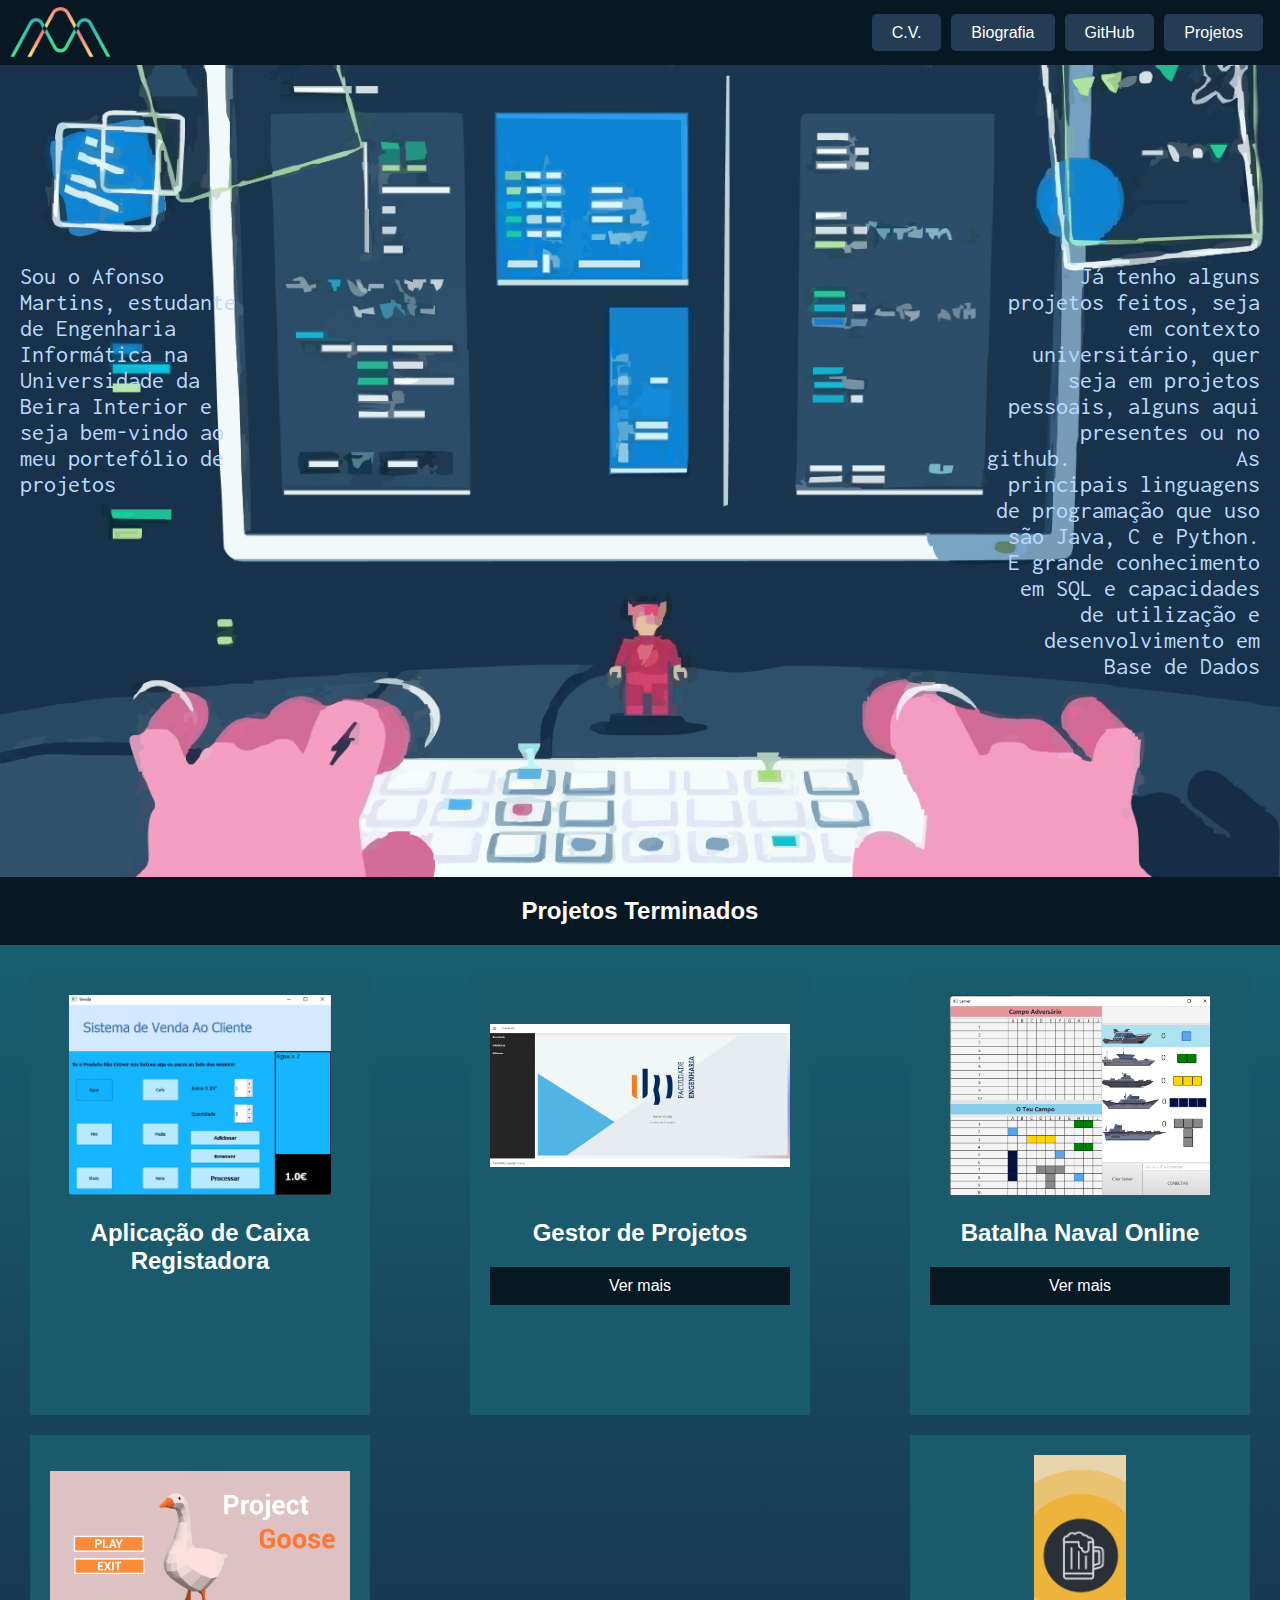
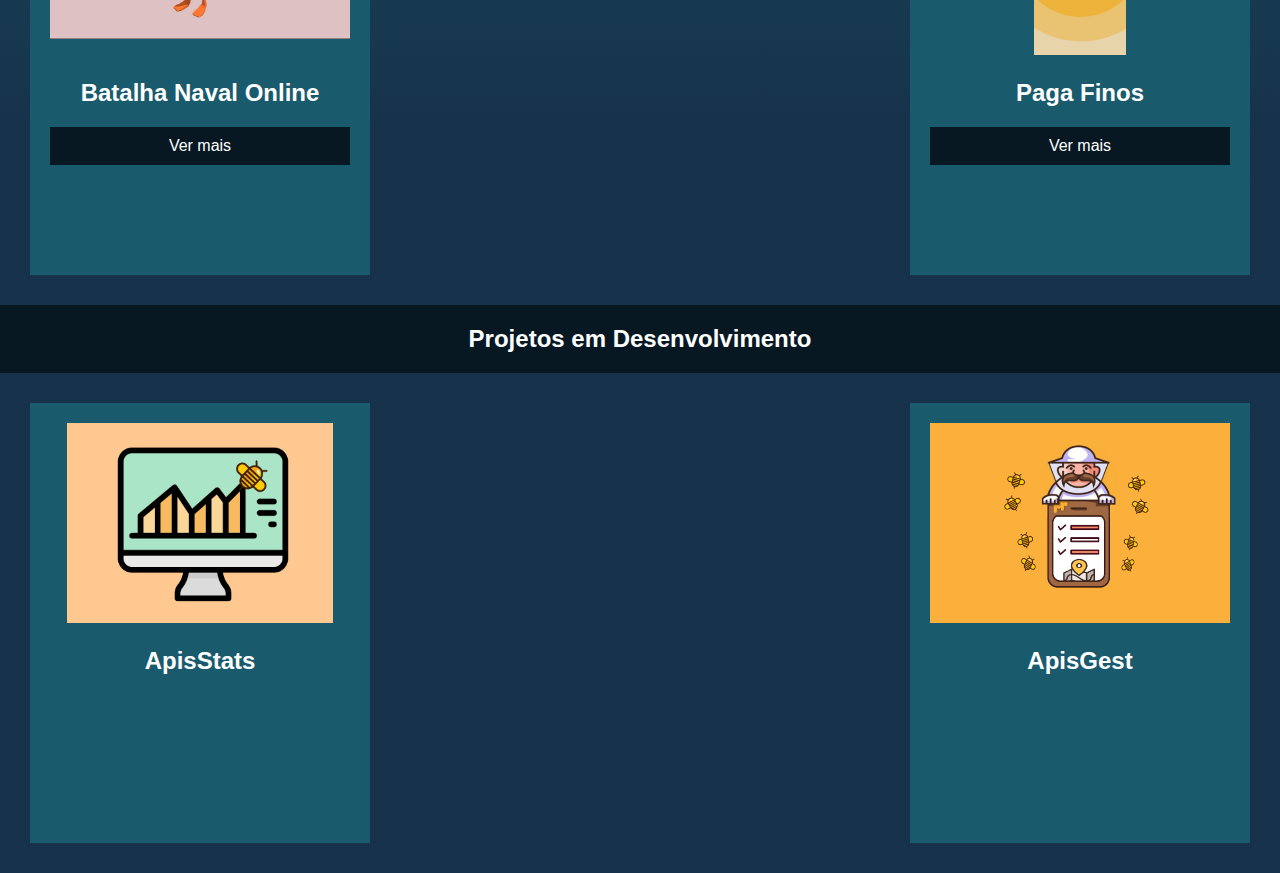
<file: index.html>
<!DOCTYPE html>
<html>
<head>
    <link rel="icon" href="Images/AfonsoLogo.png">
    <link href='https://fonts.googleapis.com/css2?family=Inconsolata&display=swap' rel='stylesheet'>
    <meta charset="UTF-8">
    <title>Minha Página Pessoal</title>
    <link rel="stylesheet" type="text/css" href="style.css">
    <script src="code.js"></script>
</head>
<body>
<header>
    <img src="Images/AfonsoLogo.png" alt="Logo">
    <nav>
        <ul style="display: flex;">
            <li><a href="https://drive.google.com/file/d/10lBjHzsFB-5sZ4cx3Wq-Td6gYnCwmb8h/view?usp=sharing" class="button" target="_blank">C.V.</a></li>
            <li><a href="#biography" class="button">Biografia</a></li>
            <li><a href="https://github.com/AfonsoBolinha" class="button" >GitHub</a></li>
            <li><a href="#projetos" class="button">Projetos</a></li>
        </ul>
    </nav>
</header>
<div class="biography" id="biography">
    <p>Sou o Afonso Martins, estudante de Engenharia Informática na Universidade da Beira Interior e seja bem-vindo ao meu portefólio de projetos</p>
    <p2>Já tenho alguns projetos feitos, seja em contexto universitário, quer seja em projetos pessoais, alguns aqui presentes ou no github.<p2>As principais linguagens de programação que uso são Java, C e Python. E grande conhecimento em SQL e capacidades de utilização e desenvolvimento em Base de Dados </p2></p2>
</div>
<h2 class="section-title" id="projetos">Projetos Terminados</h2>
<div class="project-container" >
    <div class="project">
        <img src="Images/Caixa/Main.png" id="caixa" class="transition-image" id="caixa" alt="Projeto Universitário 1" onmouseover="showProjectInfo('university1',1)" onmouseout="hideProjectInfo(1)">
        <h2>Aplicação de Caixa Registadora</h2>
        <p id="university1" class="project-info">Aplicação com o intuito de servir de caixa registadora de uma cadeia de bares. Consegue adicionar, remover e ver o que um bar consumiu e pedir ao armazém. É repartida em loja e dono de vários bares.</p>
    </div>

    <div class="project" >
        <img src="Images/Gestor/welcome%20(1).png" id="gestor" class="transition-image"  alt="Projeto Universitário 3" onmouseover="showProjectInfo('university3',3)" onmouseout="hideProjectInfo(3)">
        <h2>Gestor de Projetos</h2>
        <p id="university3" class="project-info">Este projeto consegue gerir projetos, podendo editar, adicionar ou ver estatísticas de cada um dos mesmos. Podem ser adicionados projetos, investigadores, patrocínios entre outras partes.</p>
        <a href="https://github.com/AfonsoBolinha/Gestor-Projetos">Ver mais</a>
    </div>
    <div class="project" >
        <img src="Images/BatalhaNaval/jogo.png" alt="Projeto Universitário 2" onmouseover="showProjectInfo('university2',2)" onmouseout="hideProjectInfo(2)">
        <h2>Batalha Naval Online</h2>
        <p id="university2" class="project-info">Jogo online criado com base em sockets, que permite rodar peças e jogar online, desde que na mesma rede.</p>
        <a href="https://github.com/AfonsoBolinha/BatalhaNaval">Ver mais</a>
    </div>
    <div class="project">
        <img src="Images/ProjectGoose/MainMenu.png" alt="Project Goose" id="Goosegame" onmouseover="showProjectInfo('projectGoose',4)" onmouseout="hideProjectInfo(4)">
        <h2>Batalha Naval Online</h2>
        <p id="projectGoose" class="project-info">Pequeno jogo, em Unreal Engine 5. O jogo está numa versão muito crua ainda, tendo apenas o produto de valor minimo disponivel</p>
        <a href="https://github.com/AfonsoBolinha/Project--Jump">Ver mais</a>
    </div>
    <div class="project">
        <img src="Images/PagaFinos/Loading....png" id="finos" class="transition-image" id="finos" alt="Paga Finos" onmouseover="showProjectInfo('pagafinos',6)" onmouseout="hideProjectInfo(6)">
        <h2>Paga Finos</h2>
        <p id="pagafinos" class="project-info">Aplicação para gerir eventos e finos que se deve a uma pessoa ou grupos de pessoas</p>
        <a href="https://github.com/AfonsoBolinha/PagaFinos">Ver mais</a>
    </div>
</div>

<h2 class="section-title">
    Projetos em Desenvolvimento</h2>
<div class="project-container">
    <div class="project">
        <img src="Images/ApisGest.png" alt="Projeto em Desenvolvimento 1" onmouseover="showProjectInfo('development1',6)" onmouseout="hideProjectInfo()">
        <h2>ApisStats</h2>
        <p id="development1" class="project-info">Irá permitir receber por SMS ou ver numa aplicação a situação de cada colmeia de um apiário </p>
        <!--<a href="#">Ver mais</a>-->
    </div>
    <div class="project">
        <img src="Images/ApisGest/Report.png" alt="Projeto em Desenvolvimento 2" id="development2I" onmouseover="showProjectInfo('development2',5)" onmouseout="hideProjectInfo(5)">
        <h2>ApisGest</h2>
        <p id="development2" class="project-info">Aplicação que permite apicultores criarem grupos e verem os apiários uns dos outros e registar a situação de cada. Permite ver no mapa e marcar no mesmo</p>
        <!--<a href="#">Ver mais</a>-->
    </div>
</div>
</file>
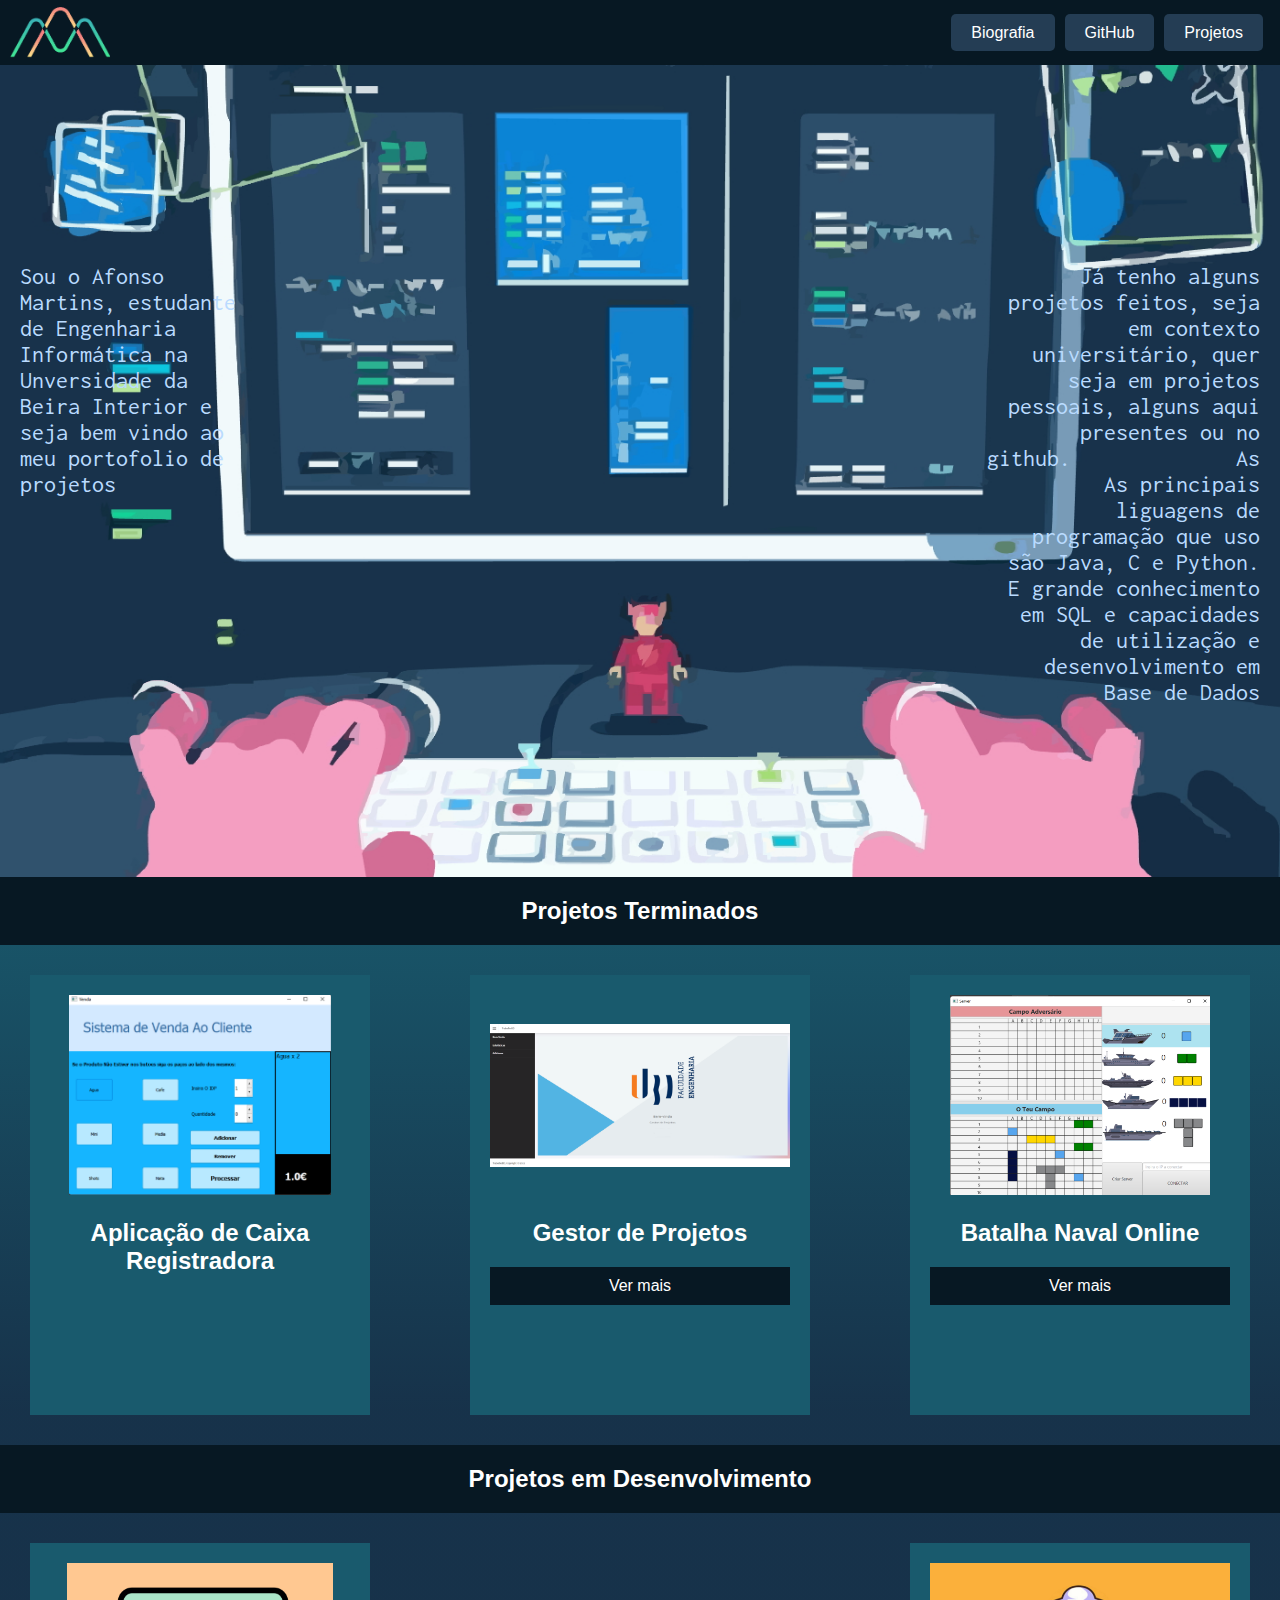
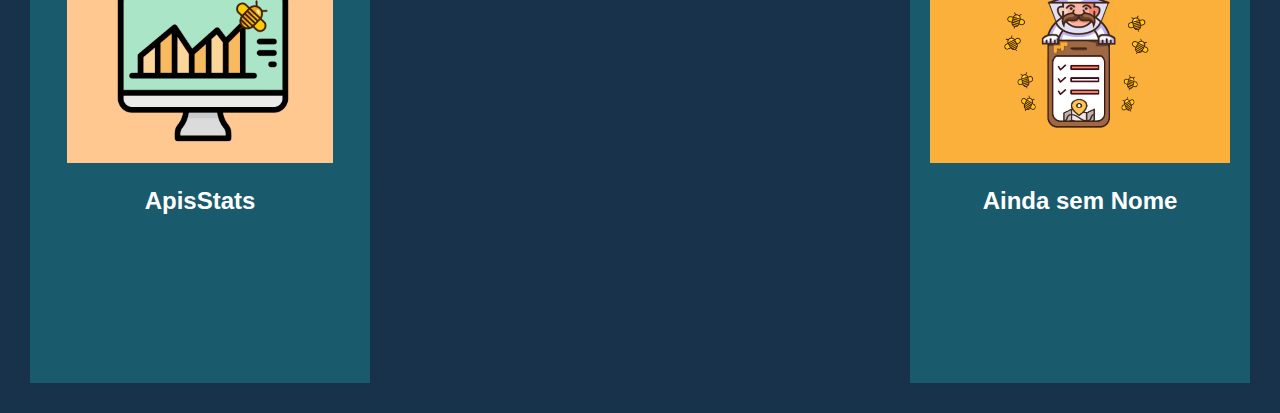
<file: teste.html>
<!DOCTYPE html>
<html>
<head>
    <link href='https://fonts.googleapis.com/css2?family=Inconsolata&display=swap' rel='stylesheet'>
    <meta charset="UTF-8">
    <title>Minha Página Pessoal</title>
    <link rel="stylesheet" type="text/css" href="style.css">
    <script src="code.js"></script>
</head>
<body>
<header>
    <img src="Images/AfonsoLogo.png" alt="Logo">
    <nav>
        <ul style="display: flex;">
            <li><a href="#biography" class="button">Biografia</a></li>
            <li><a href="https://github.com/AfonsoBolinha" class="button" >GitHub</a></li>
            <li><a href="#projetos" class="button">Projetos</a></li>
        </ul>
    </nav>
</header>
<div class="biography" id="biography">
    <p>Sou o Afonso Martins, estudante de Engenharia Informática na Unversidade da Beira Interior e seja bem vindo ao meu portofolio de projetos</p>
    <p2>Já tenho alguns projetos feitos, seja em contexto universitário, quer seja em projetos pessoais, alguns aqui presentes ou no github.<p2>As As principais liguagens de programação que uso são Java, C e Python. E grande conhecimento em SQL e capacidades de utilização e desenvolvimento em Base de Dados </p2></p2>
</div>
<h2 class="section-title" id="projetos">Projetos Terminados</h2>
<div class="project-container" >
    <div class="project">
        <img src="Images/Caixa/Main.png" id="caixa" class="transition-image" id="caixa" alt="Projeto Universitário 1" onmouseover="showProjectInfo('university1',1)" onmouseout="hideProjectInfo(1)">
        <h2>Aplicação de Caixa Registradora</h2>
        <p id="university1" class="project-info">Aplicação com o intuito de servir de caixa registradora de uma cadeia de bares. Consegue adicionar, remover e ver o que um bar consumiu e pedir ao armazem. É repartida em loja e dono de varios bares.</p>
    </div>

    <div class="project" >
        <img src="Images/Gestor/welcome%20(1).png" id="gestor" class="transition-image"  alt="Projeto Universitário 3" onmouseover="showProjectInfo('university3',3)" onmouseout="hideProjectInfo(3)">
        <h2>Gestor de Projetos</h2>
        <p id="university3" class="project-info">Este projeto consegue gerir projetos, podendo editar, adicionar ou ver estatisticas de cada um dos mesmos. Podem ser adicionados projetos, investigadores, patrocinios entre outras partes.</p>
        <a href="https://github.com/AfonsoBolinha/Gestor-Projetos">Ver mais</a>
    </div>
    <div class="project" >
        <img src="Images/BatalhaNaval/jogo.png" alt="Projeto Universitário 2" onmouseover="showProjectInfo('university2',2)" onmouseout="hideProjectInfo(2)">
        <h2>Batalha Naval Online</h2>
        <p id="university2" class="project-info">Jogo online criado com base em sockets, que permite rodar peças e jogar online, desde que na mesma rede.</p>
        <a href="https://github.com/AfonsoBolinha/BatalhaNaval">Ver mais</a>
    </div>
</div>
<!--<h2 class="section-title" >Projetos Pessoais</h2>
<div class="project-container">
    <div class="project">
        <img src="https://via.placeholder.com/300x200" alt="Projeto Pessoal 1" onmouseover="showProjectInfo('personal1',4)" onmouseout="hideProjectInfo()">
        <h2>Projeto Pessoal 1</h2>
        <p id="personal1" class="project-info">Descrição do projeto pessoal 1</p>
        <a href="#">Ver mais</a>
    </div>
    <div class="project">
        <img src="https://via.placeholder.com/300x200" alt="Projeto Pessoal 2" onmouseover="showProjectInfo('personal2',5)" onmouseout="hideProjectInfo()">
        <h2>Projeto Pessoal 2</h2>
        <p id="personal2" class="project-info">Descrição do projeto pessoal 2</p>
        <a href="#">Ver mais</a>
    </div>
    <div class="project">
        <img src="https://via.placeholder.com/300x200" alt="Projeto Pessoal 3" onmouseover="showProjectInfo('personal3',6)" onmouseout="hideProjectInfo()">
        <h2>Projeto Pessoal 3</h2>
        <p id="personal3" class="project-info">Descrição do projeto pessoal 3</p>
        <a href="#">Ver mais</a>
    </div>
</div>-->
<h2 class="section-title">
    Projetos em Desenvolvimento</h2>
<div class="project-container">
    <div class="project">
        <img src="Images/ApisGest.png" alt="Projeto em Desenvolvimento 1" onmouseover="showProjectInfo('development1',6)" onmouseout="hideProjectInfo()">
        <h2>ApisStats</h2>
        <p id="development1" class="project-info">Irá permitir receber por sms ou ver numa aplicação a situação de cada colmeia de um apiário </p>
        <!--<a href="#">Ver mais</a>-->
    </div>
    <div class="project">
        <img src="Images/Report.png" alt="Projeto em Desenvolvimento 2" onmouseover="showProjectInfo('development2',7)" onmouseout="hideProjectInfo()">
        <h2>Ainda sem Nome</h2>
        <p id="development2" class="project-info">Aplicação que permite apicultores criarem grupos e verem os apiarios uns dos outros e registar a situação de cada. Permite ver no mapa e marcar no mesmo</p>
        <!--<a href="#">Ver mais</a>-->
    </div>
</div>
</file>
<file: style.css>
/* Aplicando o tema escuro */
body {
    overflow-x: hidden;
    background: hsla(208, 53%, 19%, 1);

    background: linear-gradient(90deg, hsla(208, 53%, 19%, 1) 30%, hsla(185, 71%, 37%, 1) 100%);

    background: -moz-linear-gradient(90deg, hsla(208, 53%, 19%, 1) 30%, hsla(185, 71%, 37%, 1) 100%);

    background: -webkit-linear-gradient(90deg, hsla(208, 53%, 19%, 1) 30%, hsla(185, 71%, 37%, 1) 100%);


    font-family: Arial, sans-serif;
    margin: 0;
    padding: 0;
    color: rgb(255, 255, 255);
}
header img {
    width: 100px; /* set width to 100px */
    }
.button {
    background-color: #243d54; /* or any color you want */
    color: #fff;
    padding: 10px 20px;
    text-decoration: none;
    border-radius: 5px;
    font-size: 16px;
    transition: 0.2s;
}

nav ul {
    display: flex;
    margin-left: auto;
    margin-right: 3vh;
    align-items: center;
    justify-content: flex-end;
    list-style-type: none; /* align items to right */
}
nav ul li {
    margin-left: 10px; /* add margin between buttons */
}

.button:hover {
    background-color: #134a75; /* or any color you want */
    cursor: pointer;
}

/* Estilizando o cabeçalho */
header {
    position: fixed;
    top: 0;
    left: 0;
    width: 100%;
    z-index: 1;
    justify-content: space-between;
    align-items: center;
    background-color: rgb(7, 24, 35);
    padding: 10px;
    display: flex;

    height: 5vh;
    text-align: center;
}

header h1 {
    margin: 0;
}

/* Estilizando a seção de biografia */
.biography {
    background-image: url("Images/bio.jpg");
    height: 93vh;
    align-self: center;
    display: flex;
    background-position: center;
    background-size: cover;
    background-color: #000000;
    padding: 20px;
    text-align: center;
}
.biography p {
    margin-top: 27vh;
    font-size: x-large;
    font-family: 'Inconsolata', monospace;
    font-weight: normal;
    margin-bottom: 10vh;
    color: #badbff;
    line-break: initial;
    text-align: left;
    width: 40vh;
}
/*'Inconsolata', monospace
*/
::-webkit-scrollbar {
    width: 0.2em;
    background-color: rgba(255, 255, 255, 0);
}

::-webkit-scrollbar-thumb {
    background-color: rgba(0, 0, 0, 0);
}
.biography p2 {
    margin-left:60%;
    margin-top: 27vh;
    font-size: x-large;
    font-family: 'Inconsolata', monospace;
    font-weight: normal;
    margin-bottom: 10vh;
    color: #badbff;
    line-break: initial;
    text-align: right;
    width: 50vh;
}

/* Estilizando os títulos das seções */
.section-title {
    background-color: #071823;
    margin: 0px 0;
    padding: 20px;
    text-align: center;
}

/* Estilizando os projetos */
.project-container {
    display: flex;
    flex-wrap: wrap;
    justify-content: space-between;
    margin: 20px;
}
.project {
    background-color: #195a6d;
    margin: 10px;
    padding: 20px;
    width: 300px;
    height: 400px;
}
.project img {
    width: 100%;
    /*Fazer com que a imagem caiba dentro dos 200px de altura sem desformatar a imagem*/
    height: 200px;
    object-fit: contain;
    object-position: center;


}
.project h2 {
    margin: 20px;
    text-align: center;
}
.project p {
    display: none;
    margin: 10px 0;
}
.project div a{
    position: absolute;
    bottom: 10px;
}
.project a {
    background-color: #071823;
    color: #fff;
    display: block;
    margin: 10px 0;
    padding: 10px;
    text-align: center;
    text-decoration: none;
    margin-bottom: 2px;
}

/* Estilizando a interação de ampliar a imagem ao passar o cursor */
.project img:hover {
    cursor: pointer;
    transform: scale(1.2);
    transition: transform .3s;
}
.transition-image {
    transition: all 0.5s ease;
}
</file>
